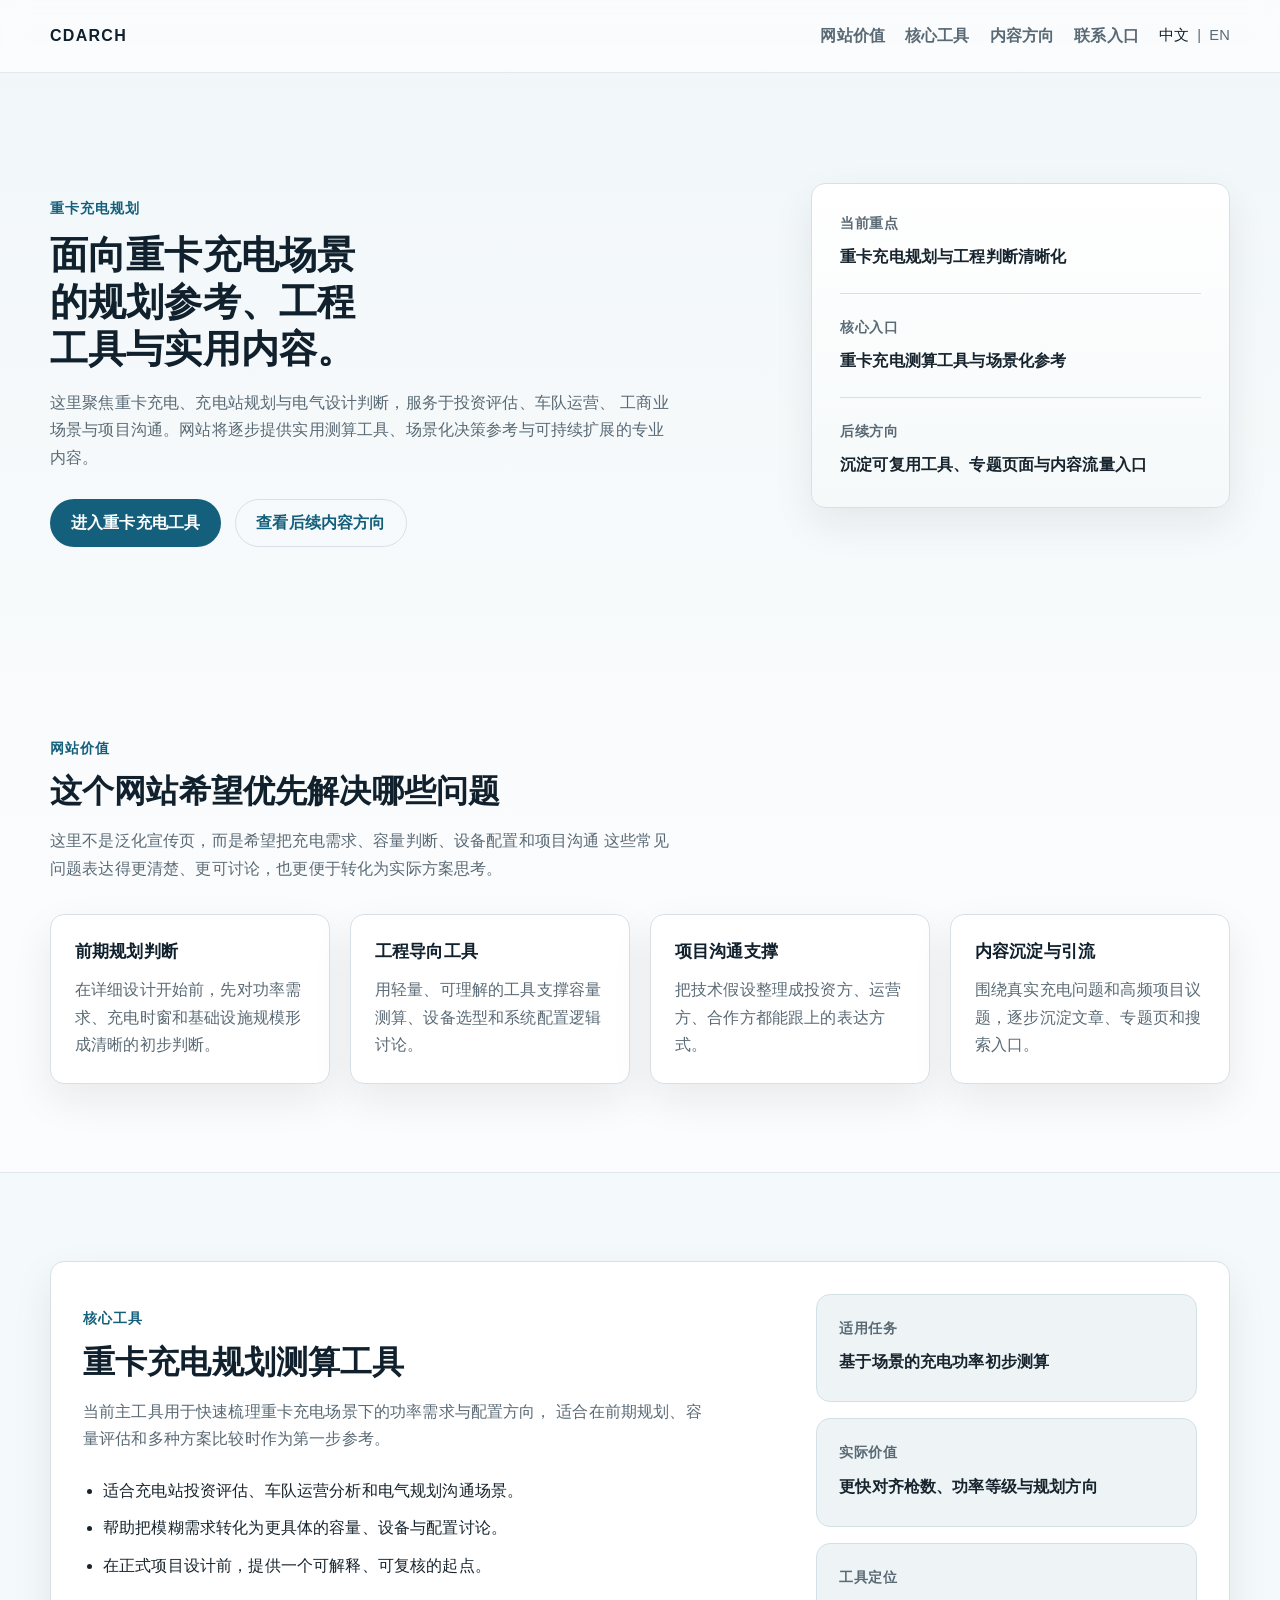
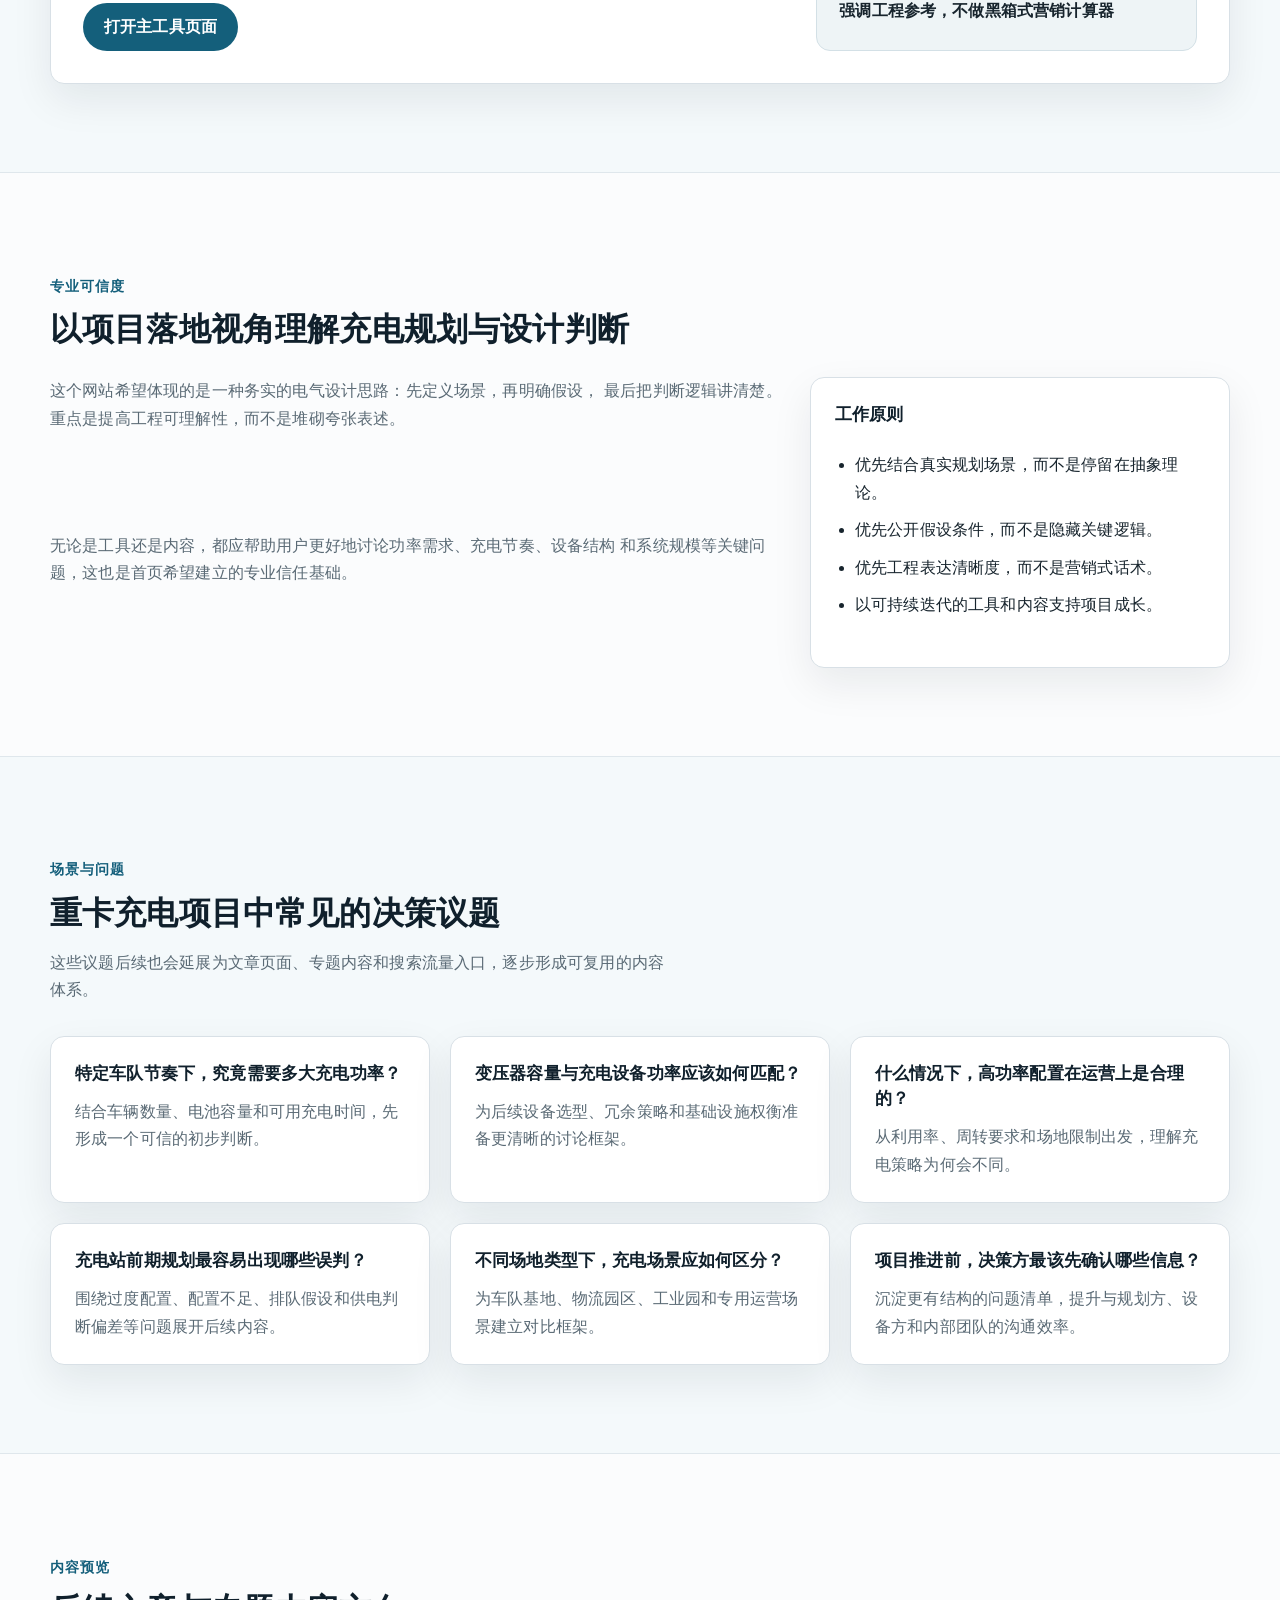
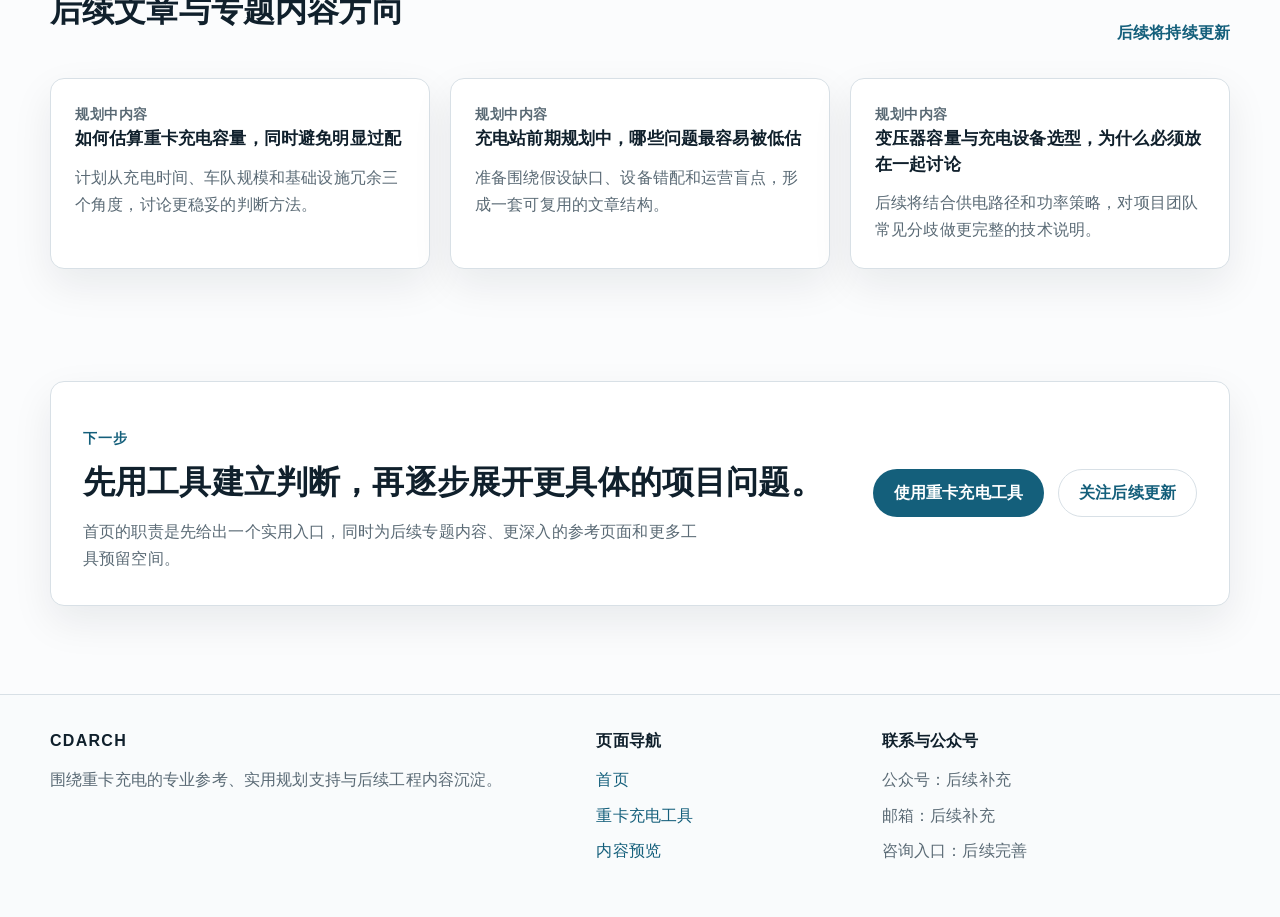
<file: index.html>
<!doctype html>
<html lang="zh-CN">
<head>
  <meta charset="UTF-8">
  <meta name="viewport" content="width=device-width, initial-scale=1.0">
  <title>重卡充电规划与工程工具参考</title>
  <meta
    name="description"
    content="面向重卡充电、充电站规划、电气设计判断与实用工程工具的专业参考网站。"
  >
  <link rel="stylesheet" href="assets/css/site.css">
</head>
<body>
  <header class="site-header">
    <div class="container site-header__bar">
      <a class="site-brand" href="index.html">CDARCH</a>
      <div class="site-header__meta">
        <nav class="site-nav" aria-label="主导航">
          <a href="#value">网站价值</a>
          <a href="heavy_truck_charging.html">核心工具</a>
          <a href="#insights">内容方向</a>
          <a href="#contact">联系入口</a>
        </nav>
        <div class="lang-switch" aria-label="语言切换">
          <a class="is-active" href="index.html" lang="zh-CN">中文</a>
          <span>|</span>
          <a href="#" lang="en">EN</a>
        </div>
      </div>
    </div>
  </header>

  <main>
    <section class="hero section">
      <div class="container hero__layout">
        <div class="hero__content">
          <p class="eyebrow">重卡充电规划</p>
          <h1 class="section-title hero__title">
            面向重卡充电场景的规划参考、工程工具与实用内容。
          </h1>
          <p class="section-copy hero__copy">
            这里聚焦重卡充电、充电站规划与电气设计判断，服务于投资评估、车队运营、
            工商业场景与项目沟通。网站将逐步提供实用测算工具、场景化决策参考与可持续扩展的专业内容。
          </p>
          <div class="hero__actions">
            <a class="button" href="heavy_truck_charging.html">进入重卡充电工具</a>
            <a class="button button--secondary" href="#insights">查看后续内容方向</a>
          </div>
        </div>
        <aside class="hero-panel card" aria-label="首页摘要">
          <div class="hero-panel__item">
            <span class="hero-panel__label">当前重点</span>
            <strong>重卡充电规划与工程判断清晰化</strong>
          </div>
          <div class="hero-panel__item">
            <span class="hero-panel__label">核心入口</span>
            <strong>重卡充电测算工具与场景化参考</strong>
          </div>
          <div class="hero-panel__item">
            <span class="hero-panel__label">后续方向</span>
            <strong>沉淀可复用工具、专题页面与内容流量入口</strong>
          </div>
        </aside>
      </div>
    </section>

    <section class="section" id="value">
      <div class="container">
        <p class="eyebrow">网站价值</p>
        <h2 class="section-title section-title--compact">这个网站希望优先解决哪些问题</h2>
        <p class="section-copy">
          这里不是泛化宣传页，而是希望把充电需求、容量判断、设备配置和项目沟通
          这些常见问题表达得更清楚、更可讨论，也更便于转化为实际方案思考。
        </p>
        <div class="card-grid card-grid--four">
          <article class="card info-card">
            <h3>前期规划判断</h3>
            <p>
              在详细设计开始前，先对功率需求、充电时窗和基础设施规模形成清晰的初步判断。
            </p>
          </article>
          <article class="card info-card">
            <h3>工程导向工具</h3>
            <p>
              用轻量、可理解的工具支撑容量测算、设备选型和系统配置逻辑讨论。
            </p>
          </article>
          <article class="card info-card">
            <h3>项目沟通支撑</h3>
            <p>
              把技术假设整理成投资方、运营方、合作方都能跟上的表达方式。
            </p>
          </article>
          <article class="card info-card">
            <h3>内容沉淀与引流</h3>
            <p>
              围绕真实充电问题和高频项目议题，逐步沉淀文章、专题页和搜索入口。
            </p>
          </article>
        </div>
      </div>
    </section>

    <section class="section section--tinted">
      <div class="container">
        <div class="feature card">
          <div class="feature__content">
            <p class="eyebrow">核心工具</p>
            <h2 class="section-title section-title--compact">重卡充电规划测算工具</h2>
            <p class="section-copy">
              当前主工具用于快速梳理重卡充电场景下的功率需求与配置方向，
              适合在前期规划、容量评估和多种方案比较时作为第一步参考。
            </p>
            <ul class="feature-list">
              <li>适合充电站投资评估、车队运营分析和电气规划沟通场景。</li>
              <li>帮助把模糊需求转化为更具体的容量、设备与配置讨论。</li>
              <li>在正式项目设计前，提供一个可解释、可复核的起点。</li>
            </ul>
            <a class="button" href="heavy_truck_charging.html">打开主工具页面</a>
          </div>
          <div class="feature__panel">
            <div class="feature-stat card">
              <span class="feature-stat__label">适用任务</span>
              <strong>基于场景的充电功率初步测算</strong>
            </div>
            <div class="feature-stat card">
              <span class="feature-stat__label">实际价值</span>
              <strong>更快对齐枪数、功率等级与规划方向</strong>
            </div>
            <div class="feature-stat card">
              <span class="feature-stat__label">工具定位</span>
              <strong>强调工程参考，不做黑箱式营销计算器</strong>
            </div>
          </div>
        </div>
      </div>
    </section>

    <section class="section">
      <div class="container trust">
        <div>
          <p class="eyebrow">专业可信度</p>
          <h2 class="section-title section-title--compact">以项目落地视角理解充电规划与设计判断</h2>
        </div>
        <div class="trust__grid">
          <div class="trust__copy">
            <p>
              这个网站希望体现的是一种务实的电气设计思路：先定义场景，再明确假设，
              最后把判断逻辑讲清楚。重点是提高工程可理解性，而不是堆砌夸张表述。
            </p>
            <p>
              无论是工具还是内容，都应帮助用户更好地讨论功率需求、充电节奏、设备结构
              和系统规模等关键问题，这也是首页希望建立的专业信任基础。
            </p>
          </div>
          <div class="trust-points card">
            <h3>工作原则</h3>
            <ul class="feature-list">
              <li>优先结合真实规划场景，而不是停留在抽象理论。</li>
              <li>优先公开假设条件，而不是隐藏关键逻辑。</li>
              <li>优先工程表达清晰度，而不是营销式话术。</li>
              <li>以可持续迭代的工具和内容支持项目成长。</li>
            </ul>
          </div>
        </div>
      </div>
    </section>

    <section class="section section--tinted">
      <div class="container">
        <p class="eyebrow">场景与问题</p>
        <h2 class="section-title section-title--compact">重卡充电项目中常见的决策议题</h2>
        <p class="section-copy">
          这些议题后续也会延展为文章页面、专题内容和搜索流量入口，逐步形成可复用的内容体系。
        </p>
        <div class="card-grid card-grid--three">
          <article class="card topic-card">
            <h3>特定车队节奏下，究竟需要多大充电功率？</h3>
            <p>结合车辆数量、电池容量和可用充电时间，先形成一个可信的初步判断。</p>
          </article>
          <article class="card topic-card">
            <h3>变压器容量与充电设备功率应该如何匹配？</h3>
            <p>为后续设备选型、冗余策略和基础设施权衡准备更清晰的讨论框架。</p>
          </article>
          <article class="card topic-card">
            <h3>什么情况下，高功率配置在运营上是合理的？</h3>
            <p>从利用率、周转要求和场地限制出发，理解充电策略为何会不同。</p>
          </article>
          <article class="card topic-card">
            <h3>充电站前期规划最容易出现哪些误判？</h3>
            <p>围绕过度配置、配置不足、排队假设和供电判断偏差等问题展开后续内容。</p>
          </article>
          <article class="card topic-card">
            <h3>不同场地类型下，充电场景应如何区分？</h3>
            <p>为车队基地、物流园区、工业园和专用运营场景建立对比框架。</p>
          </article>
          <article class="card topic-card">
            <h3>项目推进前，决策方最该先确认哪些信息？</h3>
            <p>沉淀更有结构的问题清单，提升与规划方、设备方和内部团队的沟通效率。</p>
          </article>
        </div>
      </div>
    </section>

    <section class="section" id="insights">
      <div class="container">
        <div class="section-heading">
          <div>
            <p class="eyebrow">内容预览</p>
            <h2 class="section-title section-title--compact">后续文章与专题内容方向</h2>
          </div>
          <a class="text-link" href="#contact">后续将持续更新</a>
        </div>
        <div class="card-grid card-grid--three">
          <article class="card article-card">
            <p class="article-card__meta">规划中内容</p>
            <h3>如何估算重卡充电容量，同时避免明显过配</h3>
            <p>
              计划从充电时间、车队规模和基础设施冗余三个角度，讨论更稳妥的判断方法。
            </p>
          </article>
          <article class="card article-card">
            <p class="article-card__meta">规划中内容</p>
            <h3>充电站前期规划中，哪些问题最容易被低估</h3>
            <p>
              准备围绕假设缺口、设备错配和运营盲点，形成一套可复用的文章结构。
            </p>
          </article>
          <article class="card article-card">
            <p class="article-card__meta">规划中内容</p>
            <h3>变压器容量与充电设备选型，为什么必须放在一起讨论</h3>
            <p>
              后续将结合供电路径和功率策略，对项目团队常见分歧做更完整的技术说明。
            </p>
          </article>
        </div>
      </div>
    </section>

    <section class="section cta-section">
      <div class="container">
        <div class="cta-panel card">
          <div>
            <p class="eyebrow">下一步</p>
            <h2 class="section-title section-title--compact">先用工具建立判断，再逐步展开更具体的项目问题。</h2>
            <p class="section-copy">
              首页的职责是先给出一个实用入口，同时为后续专题内容、更深入的参考页面和更多工具预留空间。
            </p>
          </div>
          <div class="cta-panel__actions">
            <a class="button" href="heavy_truck_charging.html">使用重卡充电工具</a>
            <a class="button button--secondary" href="#contact">关注后续更新</a>
          </div>
        </div>
      </div>
    </section>
  </main>

  <footer class="site-footer" id="contact">
    <div class="container site-footer__grid">
      <div>
        <a class="site-brand site-brand--footer" href="index.html">CDARCH</a>
        <p class="site-footer__copy">
          围绕重卡充电的专业参考、实用规划支持与后续工程内容沉淀。
        </p>
      </div>
      <div>
        <h2 class="site-footer__title">页面导航</h2>
        <ul class="footer-list">
          <li><a href="index.html">首页</a></li>
          <li><a href="heavy_truck_charging.html">重卡充电工具</a></li>
          <li><a href="#insights">内容预览</a></li>
        </ul>
      </div>
      <div>
        <h2 class="site-footer__title">联系与公众号</h2>
        <ul class="footer-list">
          <li>公众号：后续补充</li>
          <li>邮箱：后续补充</li>
          <li>咨询入口：后续完善</li>
        </ul>
      </div>
    </div>
  </footer>
</body>
</html>
</file>
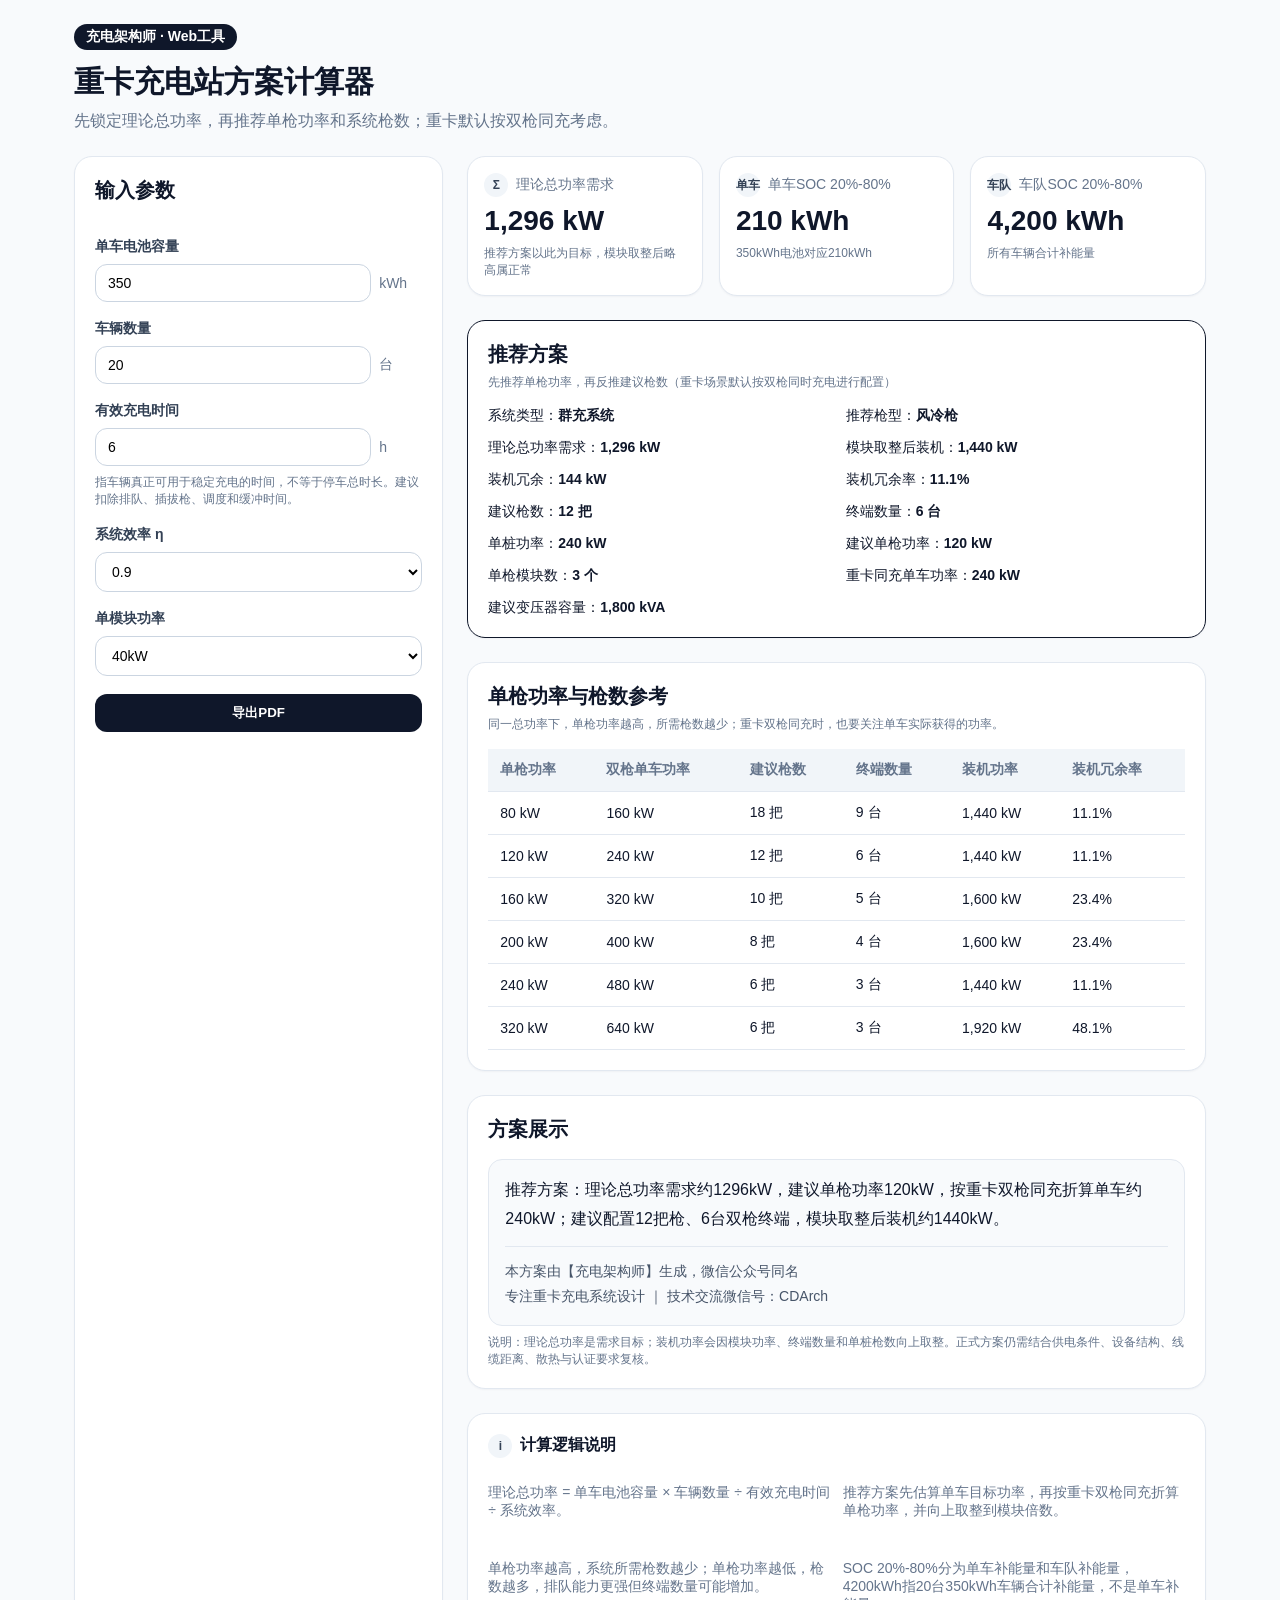
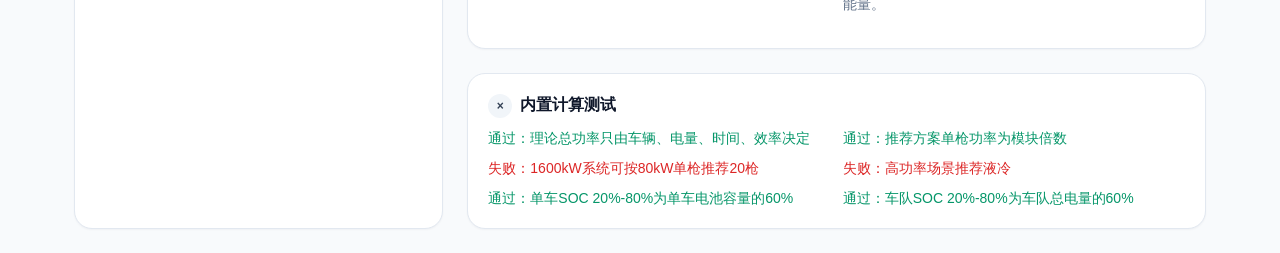
<file: heavy_truck_charging.html>
<!doctype html>
<html lang="zh-CN">
<head>
<meta charset="UTF-8" />
<meta name="viewport" content="width=device-width, initial-scale=1.0" />
<title>重卡充电站方案计算器｜充电架构师</title>
<style>
*{box-sizing:border-box}body{margin:0;font-family:-apple-system,BlinkMacSystemFont,"Segoe UI","PingFang SC","Microsoft YaHei",Arial,sans-serif;background:#f8fafc;color:#0f172a}.page{max-width:1180px;margin:0 auto;padding:24px}.badge{display:inline-flex;border-radius:999px;background:#0f172a;color:white;padding:4px 12px;font-size:14px;font-weight:600;margin-bottom:12px}h1{font-size:30px;margin:0 0 8px}.desc{color:#64748b;margin:0 0 24px}.layout{display:grid;grid-template-columns:1fr 2fr;gap:24px}.right{display:grid;gap:24px}.card{background:white;border:1px solid #e2e8f0;border-radius:18px;box-shadow:0 1px 2px rgba(15,23,42,.04)}.black{border-color:#0f172a}.inner{padding:20px}.title{font-size:20px;font-weight:700;margin:0 0 16px}.form{display:grid;gap:18px}label{display:block;font-size:14px;font-weight:600;color:#334155;margin-bottom:8px}.row{display:flex;gap:8px;align-items:center}input,select{width:100%;border:1px solid #cbd5e1;border-radius:12px;padding:10px 12px;font-size:14px;background:white;outline:none}input:focus,select:focus{border-color:#64748b;box-shadow:0 0 0 3px rgba(100,116,139,.12)}.unit{width:52px;color:#64748b;font-size:14px}.hint,.note{font-size:12px;color:#64748b;margin:8px 0 0}.btn{width:100%;border:0;border-radius:12px;background:#0f172a;color:white;padding:10px 12px;font-weight:700;cursor:pointer}.btn:hover{background:#334155}.metrics{display:grid;grid-template-columns:repeat(3,1fr);gap:16px}.metric{padding:16px}.mlabel{display:flex;gap:8px;align-items:center;color:#64748b;font-size:14px;margin-bottom:8px}.mvalue{font-size:28px;font-weight:800}.icon{display:inline-flex;width:24px;height:24px;border-radius:999px;background:#f1f5f9;align-items:center;justify-content:center;font-size:12px;font-weight:800;color:#334155;flex-shrink:0}.grid2{display:grid;grid-template-columns:repeat(2,1fr);gap:14px 18px;font-size:14px}.grid2 b{font-weight:800}.wrap{overflow-x:auto}table{width:100%;min-width:640px;border-collapse:collapse;font-size:14px}th{text-align:left;color:#64748b;background:#f1f5f9}th,td{padding:12px;border-bottom:1px solid #e2e8f0}.summary{border:1px solid #e2e8f0;border-radius:14px;background:#f8fafc;padding:16px;font-size:16px;line-height:1.8}.brand{border-top:1px solid #e2e8f0;margin-top:12px;padding-top:12px;color:#475569;font-size:14px}.logic{display:grid;grid-template-columns:repeat(2,1fr);gap:12px;color:#64748b;font-size:14px}.warn{border-color:#facc15}.warn ul{margin:0;padding-left:20px;font-size:14px}.pass{color:#059669}.fail{color:#dc2626}
@media(max-width:900px){.layout{grid-template-columns:1fr}.metrics{grid-template-columns:1fr}.grid2,.logic{grid-template-columns:1fr}.page{padding:16px}h1{font-size:24px}}
@media print{body{background:white}.page{max-width:none;padding:0}.print-hidden{display:none!important}.card{box-shadow:none;break-inside:avoid}.layout{grid-template-columns:1fr 2fr;gap:16px}.right{gap:16px}.metrics{grid-template-columns:repeat(3,1fr)}.badge{background:#111827!important;color:white!important}}
</style>
</head>
<body>
<main class="page">
  <header>
    <div class="badge">充电架构师 · Web工具</div>
    <h1>重卡充电站方案计算器</h1>
    <p class="desc">先锁定理论总功率，再推荐单枪功率和系统枪数；重卡默认按双枪同充考虑。</p>
  </header>

  <section class="layout">
    <aside class="card"><div class="inner form">
      <h2 class="title">输入参数</h2>
      <div><label>单车电池容量</label><div class="row"><input id="batteryKwh" type="number" min="1" value="350"><span class="unit">kWh</span></div></div>
      <div><label>车辆数量</label><div class="row"><input id="vehicleCount" type="number" min="1" value="20"><span class="unit">台</span></div></div>
      <div><label>有效充电时间</label><div class="row"><input id="chargeHours" type="number" min="0.1" step="0.1" value="6"><span class="unit">h</span></div><p class="hint">指车辆真正可用于稳定充电的时间，不等于停车总时长。建议扣除排队、插拔枪、调度和缓冲时间。</p></div>
      <div><label>系统效率 η</label><select id="efficiency"><option value="0.85">0.85</option><option value="0.9" selected>0.9</option><option value="0.92">0.92</option></select></div>
      <div><label>单模块功率</label><select id="modulePower"><option value="30">30kW</option><option value="40" selected>40kW</option><option value="50">50kW</option><option value="60">60kW</option></select></div>
      <button class="btn print-hidden" id="exportPdf" type="button">导出PDF</button>
    </div></aside>

    <section class="right">
      <div class="metrics">
        <div class="card metric"><div class="mlabel"><span class="icon">Σ</span>理论总功率需求</div><div class="mvalue" id="totalPower">0 kW</div><div class="hint">推荐方案以此为目标，模块取整后略高属正常</div></div>
        <div class="card metric"><div class="mlabel"><span class="icon">单车</span>单车SOC 20%-80%</div><div class="mvalue" id="singleSoc">0 kWh</div><div class="hint">350kWh电池对应210kWh</div></div>
        <div class="card metric"><div class="mlabel"><span class="icon">车队</span>车队SOC 20%-80%</div><div class="mvalue" id="fleetSoc">0 kWh</div><div class="hint">所有车辆合计补能量</div></div>
      </div>

      <div class="card black"><div class="inner">
        <h2 class="title">推荐方案</h2>
        <p class="hint" style="margin-top:-10px;margin-bottom:16px">先推荐单枪功率，再反推建议枪数（重卡场景默认按双枪同时充电进行配置）</p>
        <div class="grid2">
          <div>系统类型：<b id="systemType">-</b></div><div>推荐枪型：<b id="gunType">-</b></div>
          <div>理论总功率需求：<b id="planTotalPower">0 kW</b></div><div>模块取整后装机：<b id="installedPower">0 kW</b></div>
          <div>装机冗余：<b id="powerDeviation">0 kW</b></div><div>装机冗余率：<b id="powerDeviationRate">0%</b></div>
          <div>建议枪数：<b id="actualTotalGunCount">0 把</b></div><div>终端数量：<b id="pileCount">0 台</b></div>
          <div>单桩功率：<b id="actualPilePower">0 kW</b></div><div>建议单枪功率：<b id="recommendedGunPower">0 kW</b></div>
          <div>单枪模块数：<b id="recommendedModulesPerGun">0 个</b></div><div>重卡同充单车功率：<b id="recommendedVehiclePower">0 kW</b></div>
          <div>建议变压器容量：<b id="transformerKva">0 kVA</b></div>
        </div>
      </div></div>

      <div class="card"><div class="inner">
        <h2 class="title">单枪功率与枪数参考</h2>
        <p class="hint" style="margin-top:-10px;margin-bottom:16px">同一总功率下，单枪功率越高，所需枪数越少；重卡双枪同充时，也要关注单车实际获得的功率。</p>
        <div class="wrap"><table><thead><tr><th>单枪功率</th><th>双枪单车功率</th><th>建议枪数</th><th>终端数量</th><th>装机功率</th><th>装机冗余率</th></tr></thead><tbody id="alternativeRows"></tbody></table></div>
      </div></div>

      <div class="card"><div class="inner">
        <h2 class="title">方案展示</h2>
        <div class="summary"><p id="recommendedSummary" style="margin:0"></p><div class="brand">本方案由【充电架构师】生成，微信公众号同名<br>专注重卡充电系统设计 ｜ 技术交流微信号：CDArch</div></div>
        <p class="note">说明：理论总功率是需求目标；装机功率会因模块功率、终端数量和单桩枪数向上取整。正式方案仍需结合供电条件、设备结构、线缆距离、散热与认证要求复核。</p>
      </div></div>

      <div id="warningCard" class="card warn" style="display:none"><div class="inner"><div style="display:flex;align-items:center;gap:8px;font-weight:700;margin-bottom:12px"><span class="icon">!</span>风险提示</div><ul id="warningList"></ul></div></div>

      <div class="card"><div class="inner"><div style="display:flex;align-items:center;gap:8px;font-weight:700;margin-bottom:12px"><span class="icon">i</span>计算逻辑说明</div><div class="logic"><p>理论总功率 = 单车电池容量 × 车辆数量 ÷ 有效充电时间 ÷ 系统效率。</p><p>推荐方案先估算单车目标功率，再按重卡双枪同充折算单枪功率，并向上取整到模块倍数。</p><p>单枪功率越高，系统所需枪数越少；单枪功率越低，枪数越多，排队能力更强但终端数量可能增加。</p><p>SOC 20%-80%分为单车补能量和车队补能量，4200kWh指20台350kWh车辆合计补能量，不是单车补能量。</p></div></div></div>

      <div class="card print-hidden" id="testCard"><div class="inner"><div style="display:flex;align-items:center;gap:8px;font-weight:700;margin-bottom:12px"><span class="icon" id="testIcon">✓</span>内置计算测试</div><div id="testList" class="logic"></div></div></div>
    </section>
  </section>
</main>

<script>
const scenarioMinVehiclePower=240,fixedGunsPerPile=2,fixedVehicleConcurrentGuns=2;
function normalizeNumberInput(v){if(v==="")return"";if(v===".")return"0.";if(v.startsWith("0."))return v;return v.replace(/^0+(?=[0-9])/,"")}
function toSafeNumber(v,f,m){const n=Number(v);return Number.isFinite(n)?Math.max(n,m):f}
function formatNumber(v,d=0){return Number.isFinite(v)?v.toLocaleString("zh-CN",{maximumFractionDigits:d,minimumFractionDigits:0}):"0"}
function ceilToEven(v){const r=Math.ceil(v);return r%2===0?r:r+1}
function buildRecommendation({totalPower,vehicleCount,modulePower}){const vc=Math.max(Number(vehicleCount)||1,1),mp=Math.max(Number(modulePower)||40,1),targetVehiclePower=Math.max(totalPower/vc,scenarioMinVehiclePower),targetGunPower=targetVehiclePower/fixedVehicleConcurrentGuns,modules=Math.max(Math.ceil(targetGunPower/mp),1),gunPower=modules*mp,vehiclePower=gunPower*fixedVehicleConcurrentGuns,rawGunCount=Math.ceil(totalPower/gunPower),desiredGunCount=ceilToEven(rawGunCount),pileCount=Math.max(Math.ceil(desiredGunCount/fixedGunsPerPile),1),actualTotalGunCount=pileCount*fixedGunsPerPile,modulesPerPile=modules*fixedGunsPerPile,actualPilePower=modulesPerPile*mp,installedPower=pileCount*actualPilePower,transformerKva=Math.ceil(installedPower/.8/100)*100,gunType=gunPower>300?"液冷枪":"风冷枪",systemType=installedPower>1000?"群充系统":"独立直流桩",powerDeviation=installedPower-totalPower,powerDeviationRate=totalPower>0?powerDeviation/totalPower:0;return{targetVehiclePower,targetGunPower,recommendedModulesPerGun:modules,recommendedGunPower:gunPower,recommendedVehiclePower:vehiclePower,desiredGunCount,pileCount,actualTotalGunCount,modulesPerPile,actualPilePower,installedPower,transformerKva,gunType,systemType,powerDeviation,powerDeviationRate}}
function calculateChargingPlan(input){const battery=toSafeNumber(input.batteryKwh,0,0),vehicles=toSafeNumber(input.vehicleCount,1,1),hours=toSafeNumber(input.chargeHours,.1,.1),eff=toSafeNumber(input.efficiency,.9,.01),modulePower=toSafeNumber(input.modulePower,40,1),totalEnergy=battery*vehicles,singleSoc=battery*.6,fleetSoc=totalEnergy*.6,totalPower=totalEnergy/(hours*eff),plan=buildRecommendation({totalPower,vehicleCount:vehicles,modulePower});const alternatives=[2,3,4,5,6,8].map(modules=>{const gunPower=modules*modulePower,raw=Math.ceil(totalPower/gunPower),gunCount=ceilToEven(raw),pileCount=Math.max(Math.ceil(gunCount/fixedGunsPerPile),1),actualTotalGunCount=pileCount*fixedGunsPerPile,installedPower=actualTotalGunCount*gunPower;return{modulesPerGun:modules,gunPower,pairedVehiclePower:gunPower*fixedVehicleConcurrentGuns,gunCount:actualTotalGunCount,pileCount,installedPower,deviationRate:totalPower>0?(installedPower-totalPower)/totalPower:0}}).filter((p,i,a)=>a.findIndex(x=>x.gunPower===p.gunPower)===i);const warnings=[];if(plan.recommendedGunPower>300)warnings.push("存在单枪功率超过300kW的方案，建议优先考虑液冷枪及温度监测。");if(plan.powerDeviationRate>.15)warnings.push("推荐方案因模块颗粒度产生较大装机冗余，建议复核推荐单枪功率或模块功率。");const summary=`推荐方案：理论总功率需求约${Math.round(totalPower)}kW，建议单枪功率${plan.recommendedGunPower}kW，按重卡双枪同充折算单车约${plan.recommendedVehiclePower}kW；建议配置${plan.actualTotalGunCount}把枪、${plan.pileCount}台双枪终端，模块取整后装机约${Math.round(plan.installedPower)}kW。`;return{totalEnergy,singleVehicleSoc20To80Energy:singleSoc,fleetSoc20To80Energy:fleetSoc,totalPower,recommendedPlan:plan,alternativeGunPowerPlans:alternatives,warnings,recommendedSummary:summary}}
function runCalculationTests(){const base=calculateChargingPlan({batteryKwh:350,vehicleCount:20,chargeHours:6,efficiency:.9,modulePower:40}),sixteen=calculateChargingPlan({batteryKwh:400,vehicleCount:20,chargeHours:5,efficiency:1,modulePower:40}),high=calculateChargingPlan({batteryKwh:500,vehicleCount:10,chargeHours:2,efficiency:.9,modulePower:60});return[{name:"理论总功率只由车辆、电量、时间、效率决定",pass:Math.round(base.totalPower)===1296},{name:"推荐方案单枪功率为模块倍数",pass:base.recommendedPlan.recommendedGunPower%40===0},{name:"1600kW系统可按80kW单枪推荐20枪",pass:Math.round(sixteen.totalPower)===1600&&sixteen.recommendedPlan.recommendedGunPower===80&&sixteen.recommendedPlan.actualTotalGunCount===20},{name:"高功率场景推荐液冷",pass:high.recommendedPlan.gunType==="液冷枪"&&high.recommendedPlan.recommendedGunPower>300},{name:"单车SOC 20%-80%为单车电池容量的60%",pass:Math.round(base.singleVehicleSoc20To80Energy)===210},{name:"车队SOC 20%-80%为车队总电量的60%",pass:Math.round(base.fleetSoc20To80Energy)===4200}]}
function setText(id,v){document.getElementById(id).textContent=v}
function readInput(){return{batteryKwh:document.getElementById("batteryKwh").value,vehicleCount:document.getElementById("vehicleCount").value,chargeHours:document.getElementById("chargeHours").value,efficiency:document.getElementById("efficiency").value,modulePower:document.getElementById("modulePower").value}}
function render(){const result=calculateChargingPlan(readInput()),p=result.recommendedPlan;setText("totalPower",`${formatNumber(result.totalPower)} kW`);setText("singleSoc",`${formatNumber(result.singleVehicleSoc20To80Energy)} kWh`);setText("fleetSoc",`${formatNumber(result.fleetSoc20To80Energy)} kWh`);setText("systemType",p.systemType);setText("gunType",p.gunType);setText("planTotalPower",`${formatNumber(result.totalPower)} kW`);setText("installedPower",`${formatNumber(p.installedPower)} kW`);setText("powerDeviation",`${formatNumber(p.powerDeviation)} kW`);setText("powerDeviationRate",`${formatNumber(p.powerDeviationRate*100,1)}%`);setText("actualTotalGunCount",`${p.actualTotalGunCount} 把`);setText("pileCount",`${p.pileCount} 台`);setText("actualPilePower",`${formatNumber(p.actualPilePower)} kW`);setText("recommendedGunPower",`${formatNumber(p.recommendedGunPower)} kW`);setText("recommendedModulesPerGun",`${p.recommendedModulesPerGun} 个`);setText("recommendedVehiclePower",`${formatNumber(p.recommendedVehiclePower)} kW`);setText("transformerKva",`${formatNumber(p.transformerKva)} kVA`);setText("recommendedSummary",result.recommendedSummary);document.getElementById("alternativeRows").innerHTML=result.alternativeGunPowerPlans.map(x=>`<tr><td>${formatNumber(x.gunPower)} kW</td><td>${formatNumber(x.pairedVehiclePower)} kW</td><td>${x.gunCount} 把</td><td>${x.pileCount} 台</td><td>${formatNumber(x.installedPower)} kW</td><td>${formatNumber(x.deviationRate*100,1)}%</td></tr>`).join("");const wc=document.getElementById("warningCard"),wl=document.getElementById("warningList");if(result.warnings.length){wc.style.display="";wl.innerHTML=result.warnings.map(x=>`<li>${x}</li>`).join("")}else{wc.style.display="none";wl.innerHTML=""}}
function renderTests(){const tests=runCalculationTests(),failed=tests.filter(x=>!x.pass);setText("testIcon",failed.length?"×":"✓");document.getElementById("testList").innerHTML=tests.map(x=>`<div class="${x.pass?"pass":"fail"}">${x.pass?"通过":"失败"}：${x.name}</div>`).join("")}
["batteryKwh","vehicleCount","chargeHours"].forEach(id=>{document.getElementById(id).addEventListener("input",e=>{e.target.value=normalizeNumberInput(e.target.value);render()})});["efficiency","modulePower"].forEach(id=>document.getElementById(id).addEventListener("change",render));document.getElementById("exportPdf").addEventListener("click",()=>window.print());render();renderTests();
</script>
</body>
</html>
</file>
<file: assets/css/site.css>
:root {
  --color-bg: #f3f6f8;
  --color-surface: #ffffff;
  --color-surface-muted: #eef4f6;
  --color-text: #17242d;
  --color-heading: #10202c;
  --color-muted: #5a6a75;
  --color-line: #d8e0e6;
  --color-accent: #145f7b;
  --color-accent-strong: #0f4960;
  --color-accent-soft: #dcecf1;
  --shadow-soft: 0 16px 40px rgba(16, 31, 43, 0.08);
  --radius-md: 14px;
  --radius-lg: 22px;
  --max-width: 1180px;
}

* {
  box-sizing: border-box;
}

html {
  scroll-behavior: smooth;
}

body {
  margin: 0;
  font-family: "PingFang SC", "Microsoft YaHei", "Noto Sans SC", "Segoe UI", Arial, sans-serif;
  color: var(--color-text);
  background:
    linear-gradient(180deg, rgba(220, 236, 241, 0.35) 0%, rgba(220, 236, 241, 0) 22%),
    #fbfcfd;
  line-height: 1.72;
  letter-spacing: 0.01em;
}

img {
  display: block;
  max-width: 100%;
}

a {
  color: var(--color-accent);
  text-decoration: none;
}

a:hover,
a:focus-visible {
  color: var(--color-accent-strong);
}

.container {
  width: min(calc(100% - 32px), var(--max-width));
  margin: 0 auto;
}

.section {
  padding: 88px 0;
}

.section--tinted {
  background: rgba(220, 236, 241, 0.22);
  border-top: 1px solid rgba(216, 224, 230, 0.7);
  border-bottom: 1px solid rgba(216, 224, 230, 0.7);
}

.card {
  background: var(--color-surface);
  border: 1px solid var(--color-line);
  border-radius: var(--radius-md);
  box-shadow: var(--shadow-soft);
}

.button {
  display: inline-flex;
  align-items: center;
  justify-content: center;
  min-height: 48px;
  padding: 0 20px;
  border-radius: 999px;
  border: 1px solid transparent;
  background: var(--color-accent);
  color: #ffffff;
  font-weight: 700;
  transition: background-color 0.18s ease, border-color 0.18s ease, color 0.18s ease;
}

.button:hover,
.button:focus-visible {
  background: var(--color-accent-strong);
  color: #ffffff;
}

.button--secondary {
  background: transparent;
  color: var(--color-accent);
  border-color: var(--color-line);
}

.button--secondary:hover,
.button--secondary:focus-visible {
  background: var(--color-accent-soft);
  color: var(--color-accent-strong);
}

.eyebrow {
  display: inline-block;
  margin-bottom: 12px;
  color: var(--color-accent);
  font-size: 0.85rem;
  font-weight: 700;
  letter-spacing: 0.08em;
  text-transform: uppercase;
}

.section-title {
  margin: 0 0 16px;
  color: var(--color-heading);
  font-size: clamp(1.9rem, 3vw, 3rem);
  line-height: 1.22;
}

.section-title--compact {
  font-size: clamp(1.55rem, 2.5vw, 2.3rem);
}

.section-copy {
  max-width: 70ch;
  margin: 0;
  color: var(--color-muted);
  font-size: 1rem;
}

.site-header {
  position: sticky;
  top: 0;
  z-index: 10;
  backdrop-filter: blur(12px);
  background: rgba(251, 252, 253, 0.9);
  border-bottom: 1px solid rgba(216, 224, 230, 0.7);
}

.site-header__bar {
  display: flex;
  align-items: center;
  justify-content: space-between;
  gap: 24px;
  min-height: 72px;
}

.site-brand {
  color: var(--color-heading);
  font-size: 1rem;
  font-weight: 800;
  letter-spacing: 0.08em;
  text-transform: uppercase;
}

.site-header__meta {
  display: flex;
  align-items: center;
  gap: 20px;
}

.site-nav {
  display: flex;
  flex-wrap: wrap;
  gap: 20px;
}

.site-nav a {
  color: var(--color-muted);
  font-weight: 600;
}

.site-nav a:hover,
.site-nav a:focus-visible {
  color: var(--color-heading);
}

.lang-switch {
  display: inline-flex;
  align-items: center;
  gap: 8px;
  color: var(--color-muted);
  font-size: 0.92rem;
  white-space: nowrap;
}

.lang-switch a {
  color: var(--color-muted);
}

.lang-switch a:hover,
.lang-switch a:focus-visible,
.lang-switch .is-active {
  color: var(--color-heading);
}

.hero {
  padding-top: 110px;
}

.hero__layout {
  display: grid;
  grid-template-columns: minmax(0, 1.4fr) minmax(280px, 0.8fr);
  gap: 28px;
  align-items: start;
}

.hero__title {
  max-width: 16ch;
}

.hero__copy {
  margin-bottom: 28px;
}

.hero__actions {
  display: flex;
  flex-wrap: wrap;
  gap: 14px;
}

.hero-panel {
  padding: 28px;
  background: linear-gradient(180deg, #ffffff 0%, #f5f9fa 100%);
}

.hero-panel__item + .hero-panel__item {
  margin-top: 22px;
  padding-top: 22px;
  border-top: 1px solid var(--color-line);
}

.hero-panel__label,
.feature-stat__label,
.article-card__meta {
  display: block;
  margin-bottom: 8px;
  color: var(--color-muted);
  font-size: 0.85rem;
  font-weight: 700;
  letter-spacing: 0.04em;
  text-transform: uppercase;
}

.card-grid {
  display: grid;
  gap: 20px;
  margin-top: 32px;
}

.card-grid--four {
  grid-template-columns: repeat(4, minmax(0, 1fr));
}

.card-grid--three {
  grid-template-columns: repeat(3, minmax(0, 1fr));
}

.info-card,
.topic-card,
.article-card {
  padding: 24px;
}

.info-card h3,
.topic-card h3,
.article-card h3,
.trust-points h3 {
  margin: 0 0 12px;
  color: var(--color-heading);
  font-size: 1.08rem;
  line-height: 1.45;
}

.info-card p,
.topic-card p,
.article-card p,
.trust__copy p,
.site-footer__copy {
  margin: 0;
  color: var(--color-muted);
}

.feature {
  display: grid;
  grid-template-columns: minmax(0, 1.3fr) minmax(260px, 0.7fr);
  gap: 26px;
  padding: 32px;
}

.feature-list {
  margin: 24px 0;
  padding-left: 20px;
  color: var(--color-text);
}

.feature-list li + li {
  margin-top: 10px;
}

.feature__panel {
  display: grid;
  gap: 16px;
}

.feature-stat {
  padding: 22px;
  background: var(--color-surface-muted);
  border-color: #d3e0e6;
  box-shadow: none;
}

.trust__grid {
  display: grid;
  grid-template-columns: minmax(0, 1fr) minmax(280px, 420px);
  gap: 24px;
  margin-top: 28px;
}

.trust__copy {
  display: grid;
  gap: 18px;
}

.trust-points {
  padding: 24px;
}

.section-heading {
  display: flex;
  align-items: end;
  justify-content: space-between;
  gap: 24px;
}

.text-link {
  font-weight: 700;
}

.cta-section {
  padding-top: 24px;
}

.cta-panel {
  display: flex;
  align-items: center;
  justify-content: space-between;
  gap: 24px;
  padding: 32px;
}

.cta-panel__actions {
  display: flex;
  flex-wrap: wrap;
  gap: 14px;
  justify-content: flex-end;
}

.site-footer {
  padding: 32px 0 52px;
  border-top: 1px solid var(--color-line);
  background: #f9fbfc;
}

.site-footer__grid {
  display: grid;
  grid-template-columns: minmax(0, 1.2fr) minmax(180px, 0.6fr) minmax(220px, 0.8fr);
  gap: 24px;
}

.site-brand--footer {
  display: inline-block;
  margin-bottom: 12px;
}

.site-footer__title {
  margin: 0 0 12px;
  color: var(--color-heading);
  font-size: 1rem;
}

.footer-list {
  margin: 0;
  padding: 0;
  list-style: none;
  color: var(--color-muted);
}

.footer-list li + li {
  margin-top: 8px;
}

@media (max-width: 1024px) {
  .card-grid--four,
  .card-grid--three,
  .trust__grid,
  .feature,
  .site-footer__grid,
  .hero__layout {
    grid-template-columns: 1fr 1fr;
  }

  .hero__layout,
  .feature,
  .trust__grid {
    align-items: stretch;
  }

  .site-footer__grid {
    grid-template-columns: 1.2fr 1fr;
  }
}

@media (max-width: 760px) {
  .section {
    padding: 64px 0;
  }

  .site-header {
    position: static;
    backdrop-filter: none;
  }

  .site-header__bar,
  .section-heading,
  .cta-panel,
  .site-footer__grid,
  .trust__grid,
  .feature,
  .hero__layout,
  .card-grid--four,
  .card-grid--three {
    grid-template-columns: 1fr;
    display: grid;
  }

  .site-header__bar {
    padding: 18px 0;
  }

  .site-header__meta {
    display: grid;
    gap: 10px;
    justify-items: start;
  }

  .site-nav {
    gap: 14px;
  }

  .hero {
    padding-top: 72px;
  }

  .hero__title {
    max-width: none;
  }

  .hero-panel,
  .feature,
  .cta-panel {
    padding: 24px;
  }

  .cta-panel__actions {
    justify-content: flex-start;
  }
}
</file>
